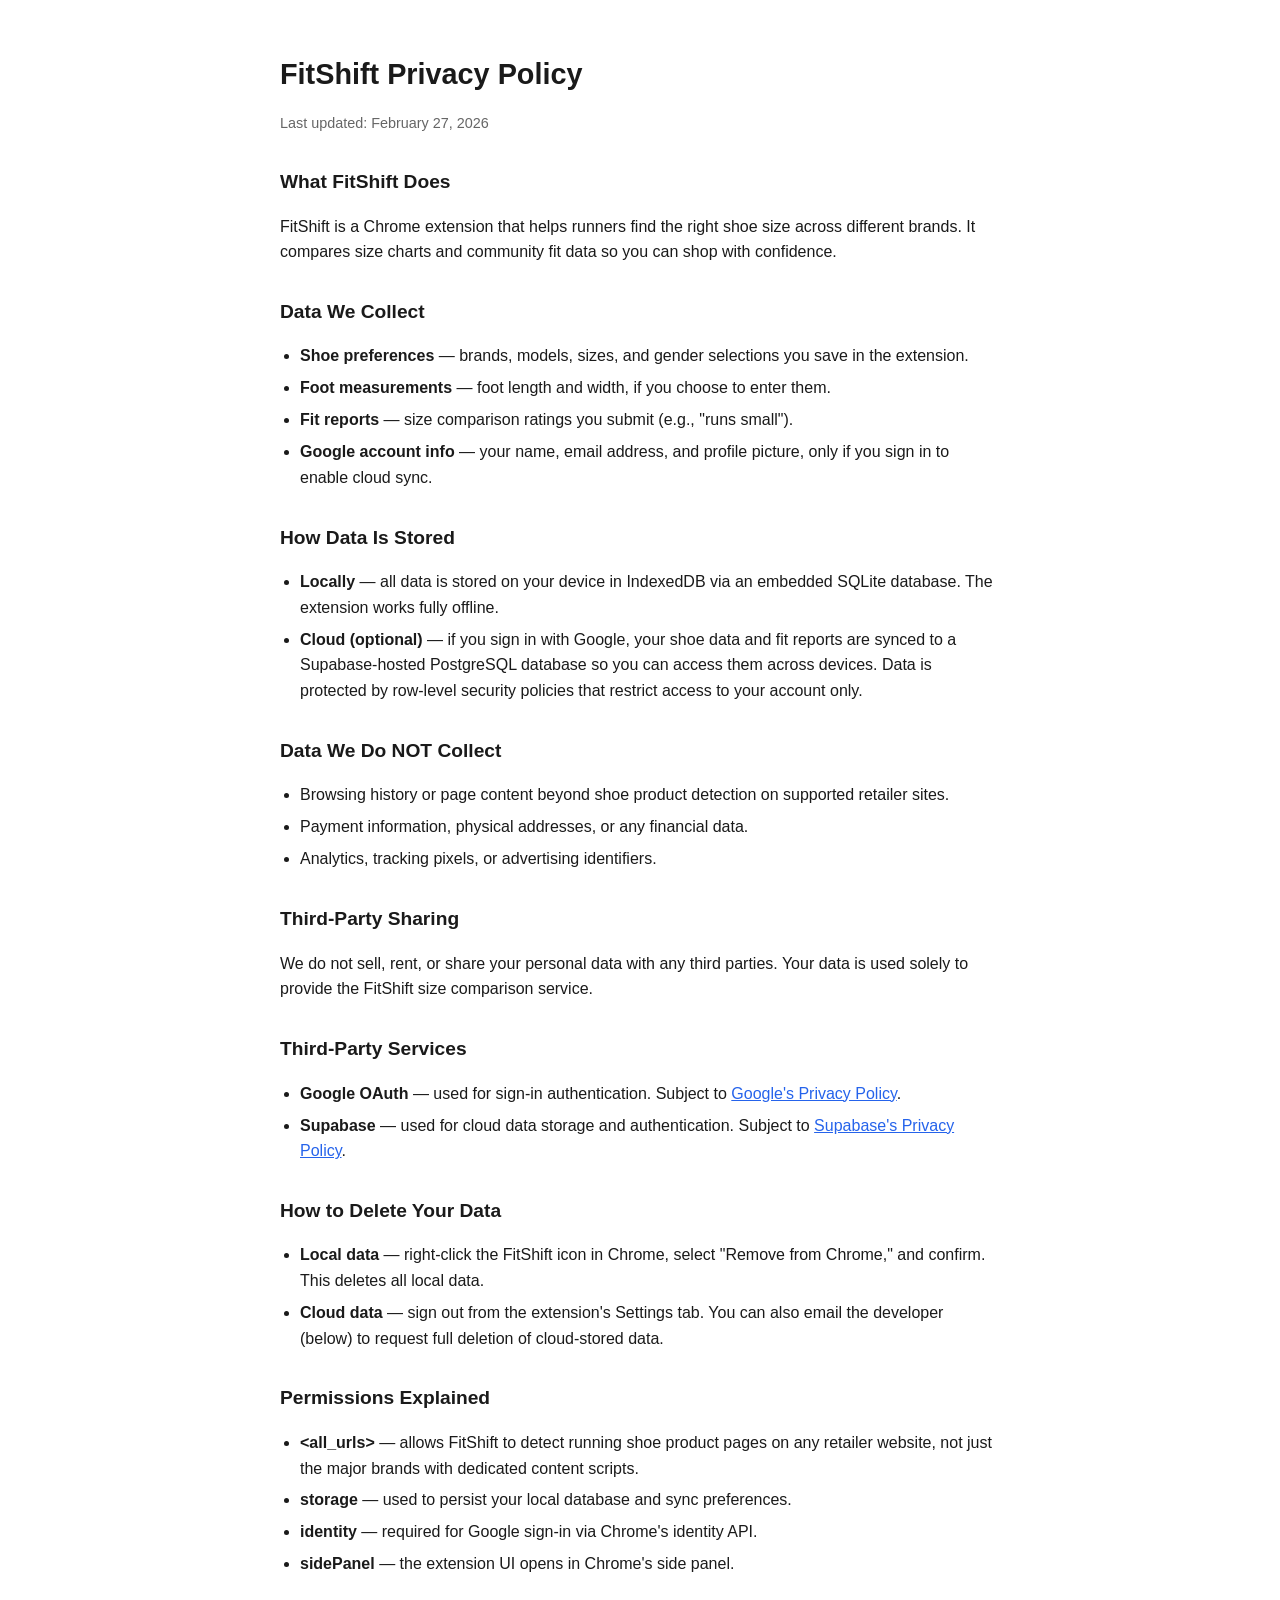
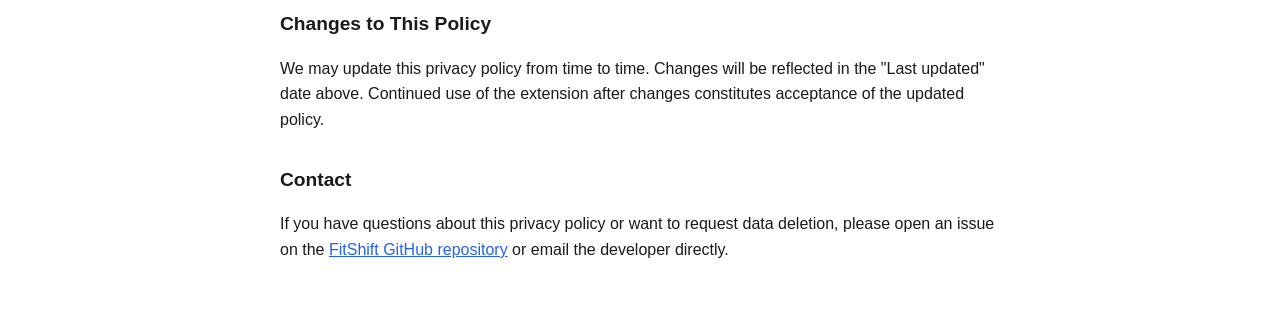
<file: privacy-policy.html>
<!DOCTYPE html>
<html lang="en">
<head>
  <meta charset="UTF-8">
  <meta name="viewport" content="width=device-width, initial-scale=1.0">
  <title>FitShift — Privacy Policy</title>
  <style>
    body {
      font-family: -apple-system, BlinkMacSystemFont, 'Segoe UI', Roboto, sans-serif;
      max-width: 720px;
      margin: 0 auto;
      padding: 2rem 1rem;
      line-height: 1.6;
      color: #1a1a1a;
    }
    h1 { font-size: 1.8rem; margin-bottom: 0.25rem; }
    h2 { font-size: 1.2rem; margin-top: 2rem; }
    .updated { color: #666; font-size: 0.9rem; margin-bottom: 2rem; }
    ul { padding-left: 1.25rem; }
    li { margin-bottom: 0.4rem; }
    a { color: #2563eb; }
  </style>
</head>
<body>
  <h1>FitShift Privacy Policy</h1>
  <p class="updated">Last updated: February 27, 2026</p>

  <h2>What FitShift Does</h2>
  <p>FitShift is a Chrome extension that helps runners find the right shoe size across different brands. It compares size charts and community fit data so you can shop with confidence.</p>

  <h2>Data We Collect</h2>
  <ul>
    <li><strong>Shoe preferences</strong> — brands, models, sizes, and gender selections you save in the extension.</li>
    <li><strong>Foot measurements</strong> — foot length and width, if you choose to enter them.</li>
    <li><strong>Fit reports</strong> — size comparison ratings you submit (e.g., "runs small").</li>
    <li><strong>Google account info</strong> — your name, email address, and profile picture, only if you sign in to enable cloud sync.</li>
  </ul>

  <h2>How Data Is Stored</h2>
  <ul>
    <li><strong>Locally</strong> — all data is stored on your device in IndexedDB via an embedded SQLite database. The extension works fully offline.</li>
    <li><strong>Cloud (optional)</strong> — if you sign in with Google, your shoe data and fit reports are synced to a Supabase-hosted PostgreSQL database so you can access them across devices. Data is protected by row-level security policies that restrict access to your account only.</li>
  </ul>

  <h2>Data We Do NOT Collect</h2>
  <ul>
    <li>Browsing history or page content beyond shoe product detection on supported retailer sites.</li>
    <li>Payment information, physical addresses, or any financial data.</li>
    <li>Analytics, tracking pixels, or advertising identifiers.</li>
  </ul>

  <h2>Third-Party Sharing</h2>
  <p>We do not sell, rent, or share your personal data with any third parties. Your data is used solely to provide the FitShift size comparison service.</p>

  <h2>Third-Party Services</h2>
  <ul>
    <li><strong>Google OAuth</strong> — used for sign-in authentication. Subject to <a href="https://policies.google.com/privacy">Google's Privacy Policy</a>.</li>
    <li><strong>Supabase</strong> — used for cloud data storage and authentication. Subject to <a href="https://supabase.com/privacy">Supabase's Privacy Policy</a>.</li>
  </ul>

  <h2>How to Delete Your Data</h2>
  <ul>
    <li><strong>Local data</strong> — right-click the FitShift icon in Chrome, select "Remove from Chrome," and confirm. This deletes all local data.</li>
    <li><strong>Cloud data</strong> — sign out from the extension's Settings tab. You can also email the developer (below) to request full deletion of cloud-stored data.</li>
  </ul>

  <h2>Permissions Explained</h2>
  <ul>
    <li><strong>&lt;all_urls&gt;</strong> — allows FitShift to detect running shoe product pages on any retailer website, not just the major brands with dedicated content scripts.</li>
    <li><strong>storage</strong> — used to persist your local database and sync preferences.</li>
    <li><strong>identity</strong> — required for Google sign-in via Chrome's identity API.</li>
    <li><strong>sidePanel</strong> — the extension UI opens in Chrome's side panel.</li>
  </ul>

  <h2>Changes to This Policy</h2>
  <p>We may update this privacy policy from time to time. Changes will be reflected in the "Last updated" date above. Continued use of the extension after changes constitutes acceptance of the updated policy.</p>

  <h2>Contact</h2>
  <p>If you have questions about this privacy policy or want to request data deletion, please open an issue on the <a href="https://github.com/alxcypher/FitShift">FitShift GitHub repository</a> or email the developer directly.</p>
</body>
</html>
</file>
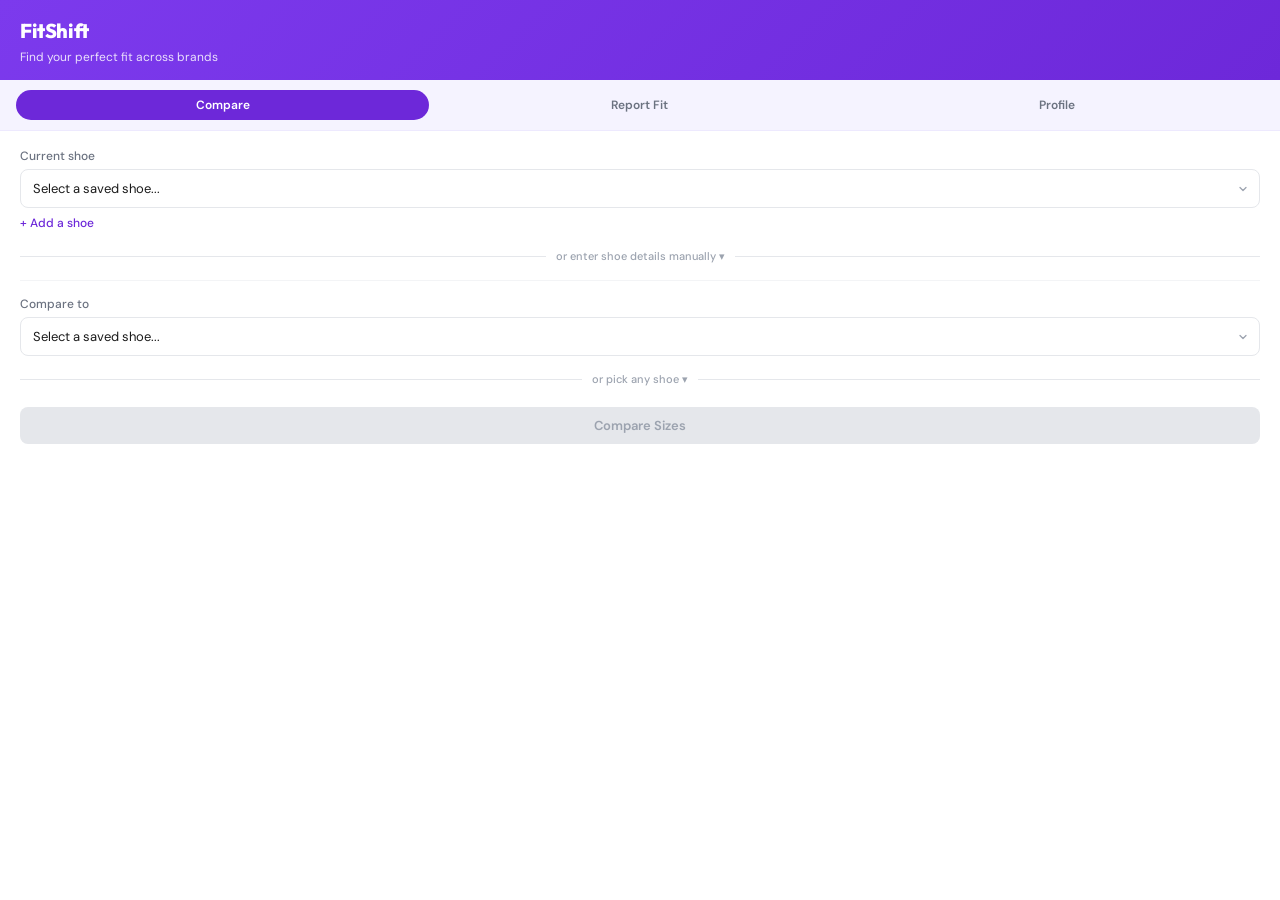
<file: popup/popup.html>
<!DOCTYPE html>
<html lang="en">
<head>
  <meta charset="UTF-8">
  <meta name="viewport" content="width=device-width, initial-scale=1.0">
  <title>FitShift</title>
  <link rel="stylesheet" href="popup.css">
</head>
<body>
  <header>
    <h1>FitShift</h1>
    <p class="subtitle">Find your perfect fit across brands</p>
  </header>

  <!-- Tab navigation -->
  <nav class="tabs">
    <button class="tab active" data-tab="compare">Compare</button>
    <button class="tab" data-tab="report">Report Fit</button>
    <button class="tab" data-tab="profile">Profile</button>
  </nav>

  <!-- ================================================================== -->
  <!-- Tab 1: Compare sizes across brands -->
  <!-- ================================================================== -->
  <section id="tab-compare" class="tab-content active">
    <!-- Current shoe selection (from saved shoes) -->
    <div class="field">
      <label for="ref-shoe">Current shoe</label>
      <select id="ref-shoe">
        <option value="">Select a saved shoe...</option>
      </select>
      <a href="#" id="link-add-shoe" class="add-shoe-link">+ Add a shoe</a>
    </div>

    <div id="ref-shoe-empty" class="empty-state hidden">
      <p>You haven't saved any shoes yet.</p>
      <a href="#" id="link-add-shoe-empty" class="add-shoe-link">Add your first shoe</a>
    </div>

    <div class="or-divider toggle-manual" data-target="ref-manual" data-label="or enter shoe details manually"><span>or enter shoe details manually &#9662;</span></div>

    <div id="ref-manual" class="hidden">
      <div class="field">
        <label for="ref-manual-brand">Brand</label>
        <select id="ref-manual-brand">
          <option value="">Select brand...</option>
        </select>
      </div>

      <div class="field">
        <label for="ref-manual-model">Model</label>
        <select id="ref-manual-model" disabled>
          <option value="">Select model...</option>
        </select>
      </div>

      <div class="field-row">
        <div class="field">
          <label for="ref-manual-gender">Gender</label>
          <select id="ref-manual-gender">
            <option value="mens">Men's</option>
            <option value="womens">Women's</option>
          </select>
        </div>
        <div class="field field-size-system">
          <label for="ref-manual-system">System</label>
          <select id="ref-manual-system">
            <option value="us">US</option>
            <option value="uk">UK</option>
            <option value="eu">EU</option>
          </select>
        </div>
        <div class="field">
          <label for="ref-manual-size">Size</label>
          <select id="ref-manual-size">
            <option value="">Size...</option>
          </select>
        </div>
      </div>
    </div>

    <!-- Hidden fields to carry reference shoe data for comparison logic -->
    <input type="hidden" id="ref-brand" value="">
    <input type="hidden" id="ref-model" value="">
    <input type="hidden" id="ref-gender" value="mens">
    <input type="hidden" id="ref-system" value="us">
    <input type="hidden" id="ref-size" value="">

    <hr>

    <div class="field">
      <label for="comp-shoe">Compare to</label>
      <select id="comp-shoe">
        <option value="">Select a saved shoe...</option>
      </select>
    </div>

    <div class="or-divider toggle-manual" data-target="comp-manual" data-label="or pick any shoe"><span>or pick any shoe &#9662;</span></div>

    <div id="comp-manual" class="hidden">
      <div class="field">
        <label for="comp-brand">Brand</label>
        <select id="comp-brand">
          <option value="">Select brand...</option>
        </select>
      </div>

      <div class="field">
        <label for="comp-model">Model</label>
        <select id="comp-model" disabled>
          <option value="">Select model...</option>
        </select>
      </div>
    </div>

    <button id="btn-compare" class="btn-primary" disabled>Compare Sizes</button>

    <!-- Results area -->
    <div id="compare-results" class="results hidden">
      <h3>Size Comparison</h3>
      <div id="size-conversion" class="result-card"></div>
      <div id="fit-data" class="result-card"></div>
    </div>
  </section>

  <!-- ================================================================== -->
  <!-- Tab 2: Quick fit report -->
  <!-- ================================================================== -->
  <section id="tab-report" class="tab-content">
    <p class="help-text">Compare how a shoe fits against one you own.</p>

    <!-- Reference: shoe that fits -->
    <div class="report-section-label">Shoe that fits me</div>
    <div class="field">
      <label for="report-ref-shoe">Pick from My Shoes</label>
      <select id="report-ref-shoe">
        <option value="">Select a saved shoe...</option>
      </select>
    </div>

    <div class="or-divider toggle-manual" data-target="report-ref-manual" data-label="or enter manually"><span>or enter manually &#9662;</span></div>

    <div id="report-ref-manual" class="hidden">
      <div class="field">
        <label for="report-ref-brand">Brand</label>
        <select id="report-ref-brand">
          <option value="">Select brand...</option>
        </select>
      </div>

      <div class="field">
        <label for="report-ref-model">Model</label>
        <select id="report-ref-model" disabled>
          <option value="">Select model...</option>
        </select>
      </div>

      <div class="field-row">
        <div class="field">
          <label for="report-ref-gender">Gender</label>
          <select id="report-ref-gender">
            <option value="mens">Men's</option>
            <option value="womens">Women's</option>
          </select>
        </div>
        <div class="field field-size-system">
          <label for="report-ref-system">System</label>
          <select id="report-ref-system">
            <option value="us">US</option>
            <option value="uk">UK</option>
            <option value="eu">EU</option>
          </select>
        </div>
        <div class="field">
          <label for="report-ref-size">Size</label>
          <select id="report-ref-size">
            <option value="">Size...</option>
          </select>
        </div>
      </div>
    </div>

    <hr>

    <!-- Compared: shoe I tried -->
    <div class="report-section-label">Shoe I tried</div>
    <div class="field">
      <label for="report-comp-shoe">Pick from My Shoes</label>
      <select id="report-comp-shoe">
        <option value="">Select a saved shoe...</option>
      </select>
    </div>

    <div class="or-divider toggle-manual" data-target="report-comp-manual" data-label="or enter manually"><span>or enter manually &#9662;</span></div>

    <div id="report-comp-manual" class="hidden">
      <div class="field">
        <label for="report-comp-brand">Brand</label>
        <select id="report-comp-brand">
          <option value="">Select brand...</option>
        </select>
      </div>

      <div class="field">
        <label for="report-comp-model">Model</label>
        <select id="report-comp-model" disabled>
          <option value="">Select model...</option>
        </select>
      </div>

      <div class="field-row">
        <div class="field">
          <label for="report-comp-gender">Gender</label>
          <select id="report-comp-gender">
            <option value="mens">Men's</option>
            <option value="womens">Women's</option>
          </select>
        </div>
        <div class="field field-size-system">
          <label for="report-comp-system">System</label>
          <select id="report-comp-system">
            <option value="us">US</option>
            <option value="uk">UK</option>
            <option value="eu">EU</option>
          </select>
        </div>
        <div class="field">
          <label for="report-comp-size">Size I bought</label>
          <select id="report-comp-size">
            <option value="">Size...</option>
          </select>
        </div>
      </div>
    </div>

    <hr>

    <!-- Fit feedback: length -->
    <div class="field">
      <label>Length</label>
      <div class="fit-buttons" id="fit-length-buttons">
        <button class="fit-btn length-btn" data-fit="runs_small" data-offset="-0.5">Too Small</button>
        <button class="fit-btn length-btn selected" data-fit="true_to_size" data-offset="0">Good Fit</button>
        <button class="fit-btn length-btn" data-fit="runs_large" data-offset="0.5">Too Large</button>
      </div>
    </div>

    <!-- Fit feedback: width -->
    <div class="field">
      <label>Width</label>
      <div class="fit-buttons" id="fit-width-buttons">
        <button class="fit-btn width-btn" data-width="too_narrow">Too Narrow</button>
        <button class="fit-btn width-btn selected" data-width="true_to_width">Good Fit</button>
        <button class="fit-btn width-btn" data-width="too_wide">Too Wide</button>
      </div>
    </div>

    <button id="btn-submit-report" class="btn-primary">Submit Report</button>
    <div id="report-status" class="status hidden"></div>
  </section>

  <!-- ================================================================== -->
  <!-- Tab 3: User profile -->
  <!-- ================================================================== -->
  <section id="tab-profile" class="tab-content">
    <p class="help-text">Optional info to help contextualize your fit reports.</p>

    <div class="field-row">
      <div class="field">
        <label for="profile-height">Height (cm)</label>
        <input type="number" id="profile-height" placeholder="175">
      </div>
      <div class="field">
        <label for="profile-weight">Weight (kg)</label>
        <input type="number" id="profile-weight" placeholder="70">
      </div>
    </div>

    <div class="field-row">
      <div class="field">
        <label for="profile-foot-length">Foot length (cm)</label>
        <input type="number" id="profile-foot-length" step="0.1" placeholder="27.0">
      </div>
      <div class="field">
        <label for="profile-foot-width">Foot width</label>
        <select id="profile-foot-width">
          <option value="">Not specified</option>
          <option value="narrow">Narrow</option>
          <option value="standard">Standard</option>
          <option value="wide">Wide</option>
          <option value="extra_wide">Extra Wide</option>
        </select>
      </div>
    </div>

    <button id="btn-save-profile" class="btn-primary">Save Profile</button>
    <div id="profile-status" class="status hidden"></div>

    <hr>

    <!-- My Shoes section -->
    <div id="my-shoes-section">
      <h3>My Shoes</h3>
      <div id="my-shoes-list" class="shoe-list"></div>

      <div id="my-shoes-empty" class="empty-state">
        <p>No saved shoes yet. Add a shoe to speed up comparisons.</p>
      </div>

      <div id="add-shoe-form" class="add-shoe-form hidden">
        <div class="field">
          <label for="shoe-brand">Brand</label>
          <select id="shoe-brand">
            <option value="">Select brand...</option>
          </select>
        </div>

        <div class="field">
          <label for="shoe-model">Model (optional)</label>
          <select id="shoe-model" disabled>
            <option value="">Select model...</option>
          </select>
        </div>

        <div class="field-row">
          <div class="field">
            <label for="shoe-gender">Gender</label>
            <select id="shoe-gender">
              <option value="mens">Men's</option>
              <option value="womens">Women's</option>
            </select>
          </div>
          <div class="field field-size-system">
            <label for="shoe-system">System</label>
            <select id="shoe-system">
              <option value="us">US</option>
              <option value="uk">UK</option>
              <option value="eu">EU</option>
            </select>
          </div>
          <div class="field">
            <label for="shoe-size">Size</label>
            <select id="shoe-size" disabled>
              <option value="">Size...</option>
            </select>
          </div>
        </div>

        <div class="field">
          <label for="shoe-nickname">Nickname (optional)</label>
          <input type="text" id="shoe-nickname" placeholder="e.g., My daily runners">
        </div>

        <div class="add-shoe-actions">
          <button id="btn-save-shoe" class="btn-primary">Save Shoe</button>
          <button id="btn-cancel-shoe" class="btn-secondary">Cancel</button>
        </div>
      </div>

      <button id="btn-show-add-shoe" class="btn-secondary">+ Add Shoe</button>
      <div id="shoe-status" class="status hidden"></div>
    </div>

    <hr>

    <div id="community-stats" class="community-stats">
      <div id="stats-content"><span class="stats-count">—</span> shoes compared by the community</div>
    </div>
  </section>

  <script src="popup.js"></script>
</body>
</html>
</file>
<file: popup/popup.css>
/* FitShift Popup — Brand UI */

@import url('https://fonts.googleapis.com/css2?family=DM+Sans:wght@400;500;600;700&family=Outfit:wght@600;700;800&display=swap');

* {
  margin: 0;
  padding: 0;
  box-sizing: border-box;
}

body {
  width: 100%;
  min-height: 100vh;
  font-family: 'DM Sans', -apple-system, BlinkMacSystemFont, 'Segoe UI', Roboto, sans-serif;
  font-size: 14px;
  color: #1A1A1A;
  background: #FFFFFF;
  line-height: 1.5;
}

/* Header */
header {
  background: linear-gradient(135deg, #7C3AED, #6D28D9);
  color: white;
  padding: 16px 20px 14px;
}

header h1 {
  font-family: 'Outfit', sans-serif;
  font-size: 20px;
  font-weight: 800;
  letter-spacing: -0.4px;
}

header .subtitle {
  font-size: 12px;
  opacity: 0.85;
  margin-top: 2px;
  font-weight: 400;
}

/* Tabs — pill style */
.tabs {
  display: flex;
  gap: 4px;
  padding: 10px 16px;
  background: #F5F3FF;
  border-bottom: 1px solid #ede9fe;
}

.tab {
  flex: 1;
  padding: 7px 12px;
  border: none;
  background: transparent;
  color: #6b7280;
  font-family: 'DM Sans', sans-serif;
  font-size: 12px;
  font-weight: 600;
  cursor: pointer;
  border-radius: 20px;
  transition: all 0.2s;
}

.tab:hover {
  color: #7C3AED;
  background: rgba(124, 58, 237, 0.08);
}

.tab.active {
  color: white;
  background: #6D28D9;
}

/* Tab content */
.tab-content {
  display: none;
  padding: 16px 20px;
}

.tab-content.active {
  display: block;
}

/* Form fields */
.field {
  margin-bottom: 12px;
}

.field label {
  display: block;
  font-size: 12px;
  font-weight: 500;
  color: #6b7280;
  margin-bottom: 4px;
}

.field select,
.field input {
  width: 100%;
  padding: 10px 12px;
  border: 1.5px solid #e5e7eb;
  border-radius: 8px;
  font-family: 'DM Sans', sans-serif;
  font-size: 13px;
  background: #fff;
  color: #1A1A1A;
  transition: all 0.2s;
  -webkit-appearance: none;
  appearance: none;
}

.field select {
  background-image: url("data:image/svg+xml,%3Csvg xmlns='http://www.w3.org/2000/svg' width='12' height='12' viewBox='0 0 24 24' fill='none' stroke='%239ca3af' stroke-width='2.5' stroke-linecap='round' stroke-linejoin='round'%3E%3Cpolyline points='6 9 12 15 18 9'/%3E%3C/svg%3E");
  background-repeat: no-repeat;
  background-position: right 10px center;
  padding-right: 32px;
}

.field select:disabled {
  background-color: #F5F3FF;
  color: #9ca3af;
  border-color: #ede9fe;
}

.field select:focus,
.field input:focus {
  outline: none;
  border-color: #7C3AED;
  box-shadow: 0 0 0 3px rgba(124, 58, 237, 0.12);
}

.field-row {
  display: flex;
  gap: 10px;
}

.field-row .field {
  flex: 1;
}

.field-row .field-size-system {
  flex: 0 0 68px;
}

hr {
  border: none;
  border-top: 1px solid #f3f4f6;
  margin: 14px 0;
}

/* Buttons */
.btn-primary {
  width: 100%;
  padding: 10px 16px;
  background: #6D28D9;
  color: white;
  border: none;
  border-radius: 8px;
  font-family: 'DM Sans', sans-serif;
  font-size: 13px;
  font-weight: 600;
  cursor: pointer;
  transition: all 0.2s;
  margin-top: 8px;
}

.btn-primary:hover {
  background: #5B21B6;
  box-shadow: 0 4px 12px rgba(109, 40, 217, 0.25);
  transform: translateY(-1px);
}

.btn-primary:disabled {
  background: #e5e7eb;
  color: #9ca3af;
  cursor: not-allowed;
  box-shadow: none;
  transform: none;
}

/* Fit rating buttons */
.fit-buttons {
  display: flex;
  gap: 8px;
  margin-top: 6px;
}

.fit-btn {
  flex: 1;
  padding: 9px 8px;
  border: 1.5px solid #e5e7eb;
  border-radius: 8px;
  background: white;
  font-family: 'DM Sans', sans-serif;
  font-size: 11px;
  font-weight: 600;
  cursor: pointer;
  transition: all 0.2s;
  text-align: center;
}

.fit-btn:hover {
  border-color: #7C3AED;
  background: #F5F3FF;
}

.fit-btn.selected {
  border-color: #6D28D9;
  background: #F5F3FF;
  color: #6D28D9;
}

/* Length: too small */
.fit-btn[data-fit="runs_small"].selected {
  border-color: #FF4D4D;
  background: #fff5f5;
  color: #e03131;
}

/* Length: too large */
.fit-btn[data-fit="runs_large"].selected {
  border-color: #22C55E;
  background: #f0fdf4;
  color: #15803d;
}

/* Width: too narrow */
.fit-btn[data-width="too_narrow"].selected {
  border-color: #FF4D4D;
  background: #fff5f5;
  color: #e03131;
}

/* Width: too wide */
.fit-btn[data-width="too_wide"].selected {
  border-color: #f59e0b;
  background: #fffbeb;
  color: #b45309;
}

/* Report section label */
.report-section-label {
  font-family: 'Outfit', sans-serif;
  font-size: 13px;
  font-weight: 700;
  color: #6D28D9;
  margin-bottom: 8px;
  letter-spacing: 0.2px;
}

/* Results */
.results {
  margin-top: 14px;
}

.results h3 {
  font-family: 'Outfit', sans-serif;
  font-size: 14px;
  font-weight: 700;
  margin-bottom: 10px;
  color: #1A1A1A;
}

.result-card {
  background: #fff;
  border: 1px solid #f3f4f6;
  border-radius: 10px;
  padding: 14px 16px;
  margin-bottom: 10px;
  box-shadow: 0 1px 3px rgba(0, 0, 0, 0.04);
}

.result-card .label {
  font-size: 11px;
  color: #9ca3af;
  font-weight: 500;
  letter-spacing: 0.3px;
  text-transform: uppercase;
}

.result-card .value {
  font-family: 'Outfit', sans-serif;
  font-size: 22px;
  font-weight: 800;
  color: #1A1A1A;
  margin-top: 4px;
}

.result-card .detail {
  font-size: 12px;
  color: #6b7280;
  margin-top: 4px;
}
.result-card .sizing-tip {
  color: #d97706;
  font-weight: 500;
  margin-top: 8px;
}

/* Fit summary bars */
.fit-bar-container {
  margin-top: 10px;
}

.fit-bar-row {
  display: flex;
  align-items: center;
  margin-bottom: 6px;
}

.fit-bar-label {
  width: 85px;
  font-size: 12px;
  color: #6b7280;
  font-weight: 500;
}

.fit-bar {
  flex: 1;
  height: 20px;
  background: #f3f4f6;
  border-radius: 10px;
  overflow: hidden;
}

.fit-bar-fill {
  height: 100%;
  border-radius: 10px;
  transition: width 0.4s ease;
}

.fit-bar-fill.tts { background: linear-gradient(90deg, #7C3AED, #A78BFA); }
.fit-bar-fill.small { background: linear-gradient(90deg, #FF4D4D, #ff7070); }
.fit-bar-fill.large { background: linear-gradient(90deg, #22C55E, #4ade80); }
.fit-bar-fill.ttw { background: linear-gradient(90deg, #7C3AED, #A78BFA); }
.fit-bar-fill.narrow { background: linear-gradient(90deg, #FF4D4D, #ff7070); }
.fit-bar-fill.wide { background: linear-gradient(90deg, #f59e0b, #fbbf24); }

/* Fit section sub-heading in Compare results */
.fit-section-heading {
  font-size: 11px;
  color: #6b7280;
  font-weight: 600;
  text-transform: uppercase;
  letter-spacing: 0.3px;
  margin-top: 10px;
  margin-bottom: 4px;
}

.fit-bar-count {
  width: 32px;
  text-align: right;
  font-size: 12px;
  color: #9ca3af;
  margin-left: 8px;
  font-weight: 500;
}

.version-note {
  font-size: 11px;
  color: #7c6ef0;
  margin-top: 6px;
  padding: 4px 8px;
  background: rgba(124, 110, 240, 0.08);
  border-radius: 4px;
  border-left: 2px solid #7c6ef0;
}

/* Status messages */
.status {
  margin-top: 10px;
  padding: 10px 12px;
  border-radius: 8px;
  font-size: 13px;
  font-weight: 500;
}

.status.success {
  background: #f0fdf4;
  color: #15803d;
}

.status.error {
  background: #fff5f5;
  color: #e03131;
}

/* Community stats */
.community-stats {
  text-align: center;
  padding: 12px 16px;
  color: #9ca3af;
  font-size: 13px;
}

.stats-count {
  font-family: 'Outfit', sans-serif;
  font-weight: 700;
  color: #6D28D9;
}

/* Help text */
.help-text {
  font-size: 13px;
  color: #9ca3af;
  margin-bottom: 14px;
}

/* Family fallback indicator */
.fallback-note {
  font-size: 10px;
  color: #FF4D4D;
  font-weight: 500;
  text-transform: none;
  letter-spacing: 0;
}

/* Confidence badge */
.confidence-label {
  font-size: 10px;
  font-weight: 600;
  letter-spacing: 0.3px;
  text-transform: uppercase;
  margin-left: 6px;
  padding: 1px 6px;
  border-radius: 4px;
}
.confidence-label.confidence-low {
  color: #e03131;
  background: #fff5f5;
}
.confidence-label.confidence-medium {
  color: #d97706;
  background: #fffbeb;
}
.confidence-label.confidence-high {
  color: #15803d;
  background: #f0fdf4;
}

/* My Shoes — shoe list */
.shoe-list {
  margin-bottom: 12px;
}

.shoe-item {
  display: flex;
  align-items: center;
  justify-content: space-between;
  padding: 10px 12px;
  background: #fff;
  border: 1px solid #f3f4f6;
  border-radius: 8px;
  margin-bottom: 8px;
  box-shadow: 0 1px 3px rgba(0, 0, 0, 0.04);
  transition: all 0.15s;
}

.shoe-item:hover {
  box-shadow: 0 2px 8px rgba(124, 58, 237, 0.08);
  border-color: #ede9fe;
}

.shoe-item-info {
  flex: 1;
  min-width: 0;
}

.shoe-item-name {
  font-size: 13px;
  font-weight: 500;
  color: #1A1A1A;
  white-space: nowrap;
  overflow: hidden;
  text-overflow: ellipsis;
  display: block;
}

.btn-delete-shoe {
  background: none;
  border: none;
  color: #FF4D4D;
  font-size: 18px;
  font-weight: bold;
  cursor: pointer;
  padding: 2px 6px;
  margin-left: 8px;
  line-height: 1;
  opacity: 0.4;
  transition: all 0.15s;
  border-radius: 4px;
}

.btn-delete-shoe:hover {
  opacity: 1;
  background: #fff5f5;
}

/* Add shoe form */
.add-shoe-form {
  background: #F5F3FF;
  border: 1px solid #ede9fe;
  border-radius: 10px;
  padding: 14px;
  margin-bottom: 12px;
}

.add-shoe-actions {
  display: flex;
  gap: 8px;
  margin-top: 10px;
}

.add-shoe-actions .btn-primary,
.add-shoe-actions .btn-secondary {
  flex: 1;
  margin-top: 0;
}

/* Secondary button */
.btn-secondary {
  width: 100%;
  padding: 10px 16px;
  background: white;
  color: #6D28D9;
  border: 1.5px solid #ddd6fe;
  border-radius: 8px;
  font-family: 'DM Sans', sans-serif;
  font-size: 13px;
  font-weight: 600;
  cursor: pointer;
  transition: all 0.2s;
  margin-top: 8px;
  text-align: center;
}

.btn-secondary:hover {
  background: #F5F3FF;
  border-color: #c4b5fd;
}

/* Add shoe link */
.add-shoe-link {
  display: inline-block;
  margin-top: 6px;
  font-size: 12px;
  color: #6D28D9;
  text-decoration: none;
  font-weight: 500;
}

.add-shoe-link:hover {
  text-decoration: underline;
  color: #5B21B6;
}

/* Empty state */
.empty-state {
  text-align: center;
  padding: 20px 16px;
  color: #9ca3af;
  font-size: 13px;
}

.empty-state p {
  margin-bottom: 8px;
}

/* My Shoes section header */
#my-shoes-section h3 {
  font-family: 'Outfit', sans-serif;
  font-size: 14px;
  font-weight: 700;
  color: #1A1A1A;
  margin-bottom: 10px;
}

/* Or-divider between saved-shoe dropdown and manual entry */
.or-divider {
  text-align: center;
  margin: 10px 0;
  position: relative;
}

.or-divider::before {
  content: '';
  position: absolute;
  top: 50%;
  left: 0;
  right: 0;
  border-top: 1px solid #e5e7eb;
}

.or-divider span {
  position: relative;
  background: #fff;
  padding: 0 10px;
  font-size: 11px;
  color: #9ca3af;
  font-weight: 500;
}

.or-divider.toggle-manual {
  cursor: pointer;
}

.or-divider.toggle-manual:hover span {
  color: #6D28D9;
}

.or-divider.toggle-manual.open span {
  color: #6D28D9;
}

/* Data Backup section */
#backup-section h3 {
  font-family: 'Outfit', sans-serif;
  font-size: 14px;
  font-weight: 700;
  color: #1A1A1A;
  margin-bottom: 10px;
}

.backup-actions {
  display: flex;
  gap: 8px;
}

.backup-actions .btn-secondary {
  flex: 1;
  margin-top: 0;
}

/* Auth section */
.auth-section {
  margin-bottom: 4px;
}

.btn-sign-in {
  width: 100%;
  display: flex;
  align-items: center;
  justify-content: center;
  gap: 10px;
  padding: 10px 16px;
  background: #fff;
  color: #1A1A1A;
  border: 1.5px solid #e5e7eb;
  border-radius: 8px;
  font-family: 'DM Sans', sans-serif;
  font-size: 13px;
  font-weight: 600;
  cursor: pointer;
  transition: all 0.2s;
}

.btn-sign-in:hover {
  background: #f9fafb;
  border-color: #d1d5db;
  box-shadow: 0 2px 8px rgba(0, 0, 0, 0.06);
}

.btn-sign-in:disabled {
  opacity: 0.6;
  cursor: not-allowed;
}

.auth-hint {
  text-align: center;
  font-size: 11px;
  color: #9ca3af;
  margin-top: 6px;
}

.auth-user-row {
  display: flex;
  align-items: center;
  gap: 10px;
  background: #F5F3FF;
  border-radius: 10px;
  padding: 10px 12px;
}

.auth-avatar {
  width: 32px;
  height: 32px;
  border-radius: 50%;
  object-fit: cover;
  flex-shrink: 0;
}

.auth-user-info {
  flex: 1;
  min-width: 0;
  display: flex;
  flex-direction: column;
}

.auth-name {
  font-size: 13px;
  font-weight: 600;
  color: #1A1A1A;
  white-space: nowrap;
  overflow: hidden;
  text-overflow: ellipsis;
}

.auth-email {
  font-size: 11px;
  color: #9ca3af;
  white-space: nowrap;
  overflow: hidden;
  text-overflow: ellipsis;
}

.btn-sign-out {
  flex-shrink: 0;
  padding: 5px 12px;
  background: transparent;
  color: #6D28D9;
  border: 1.5px solid #ddd6fe;
  border-radius: 20px;
  font-family: 'DM Sans', sans-serif;
  font-size: 11px;
  font-weight: 600;
  cursor: pointer;
  transition: all 0.2s;
}

.btn-sign-out:hover {
  background: #ede9fe;
  border-color: #c4b5fd;
}

.sync-status {
  text-align: center;
  font-size: 11px;
  color: #9ca3af;
  margin-top: 6px;
}

.sync-status.success {
  color: #15803d;
}

.sync-status.error {
  color: #e03131;
}

/* Auto-saved indicator */
.profile-auto-saved {
  margin-top: 8px;
  font-size: 12px;
  font-weight: 500;
  color: #15803d;
  text-align: right;
  transition: opacity 0.3s ease;
}

/* Utility */
.hidden {
  display: none !important;
}
</file>
